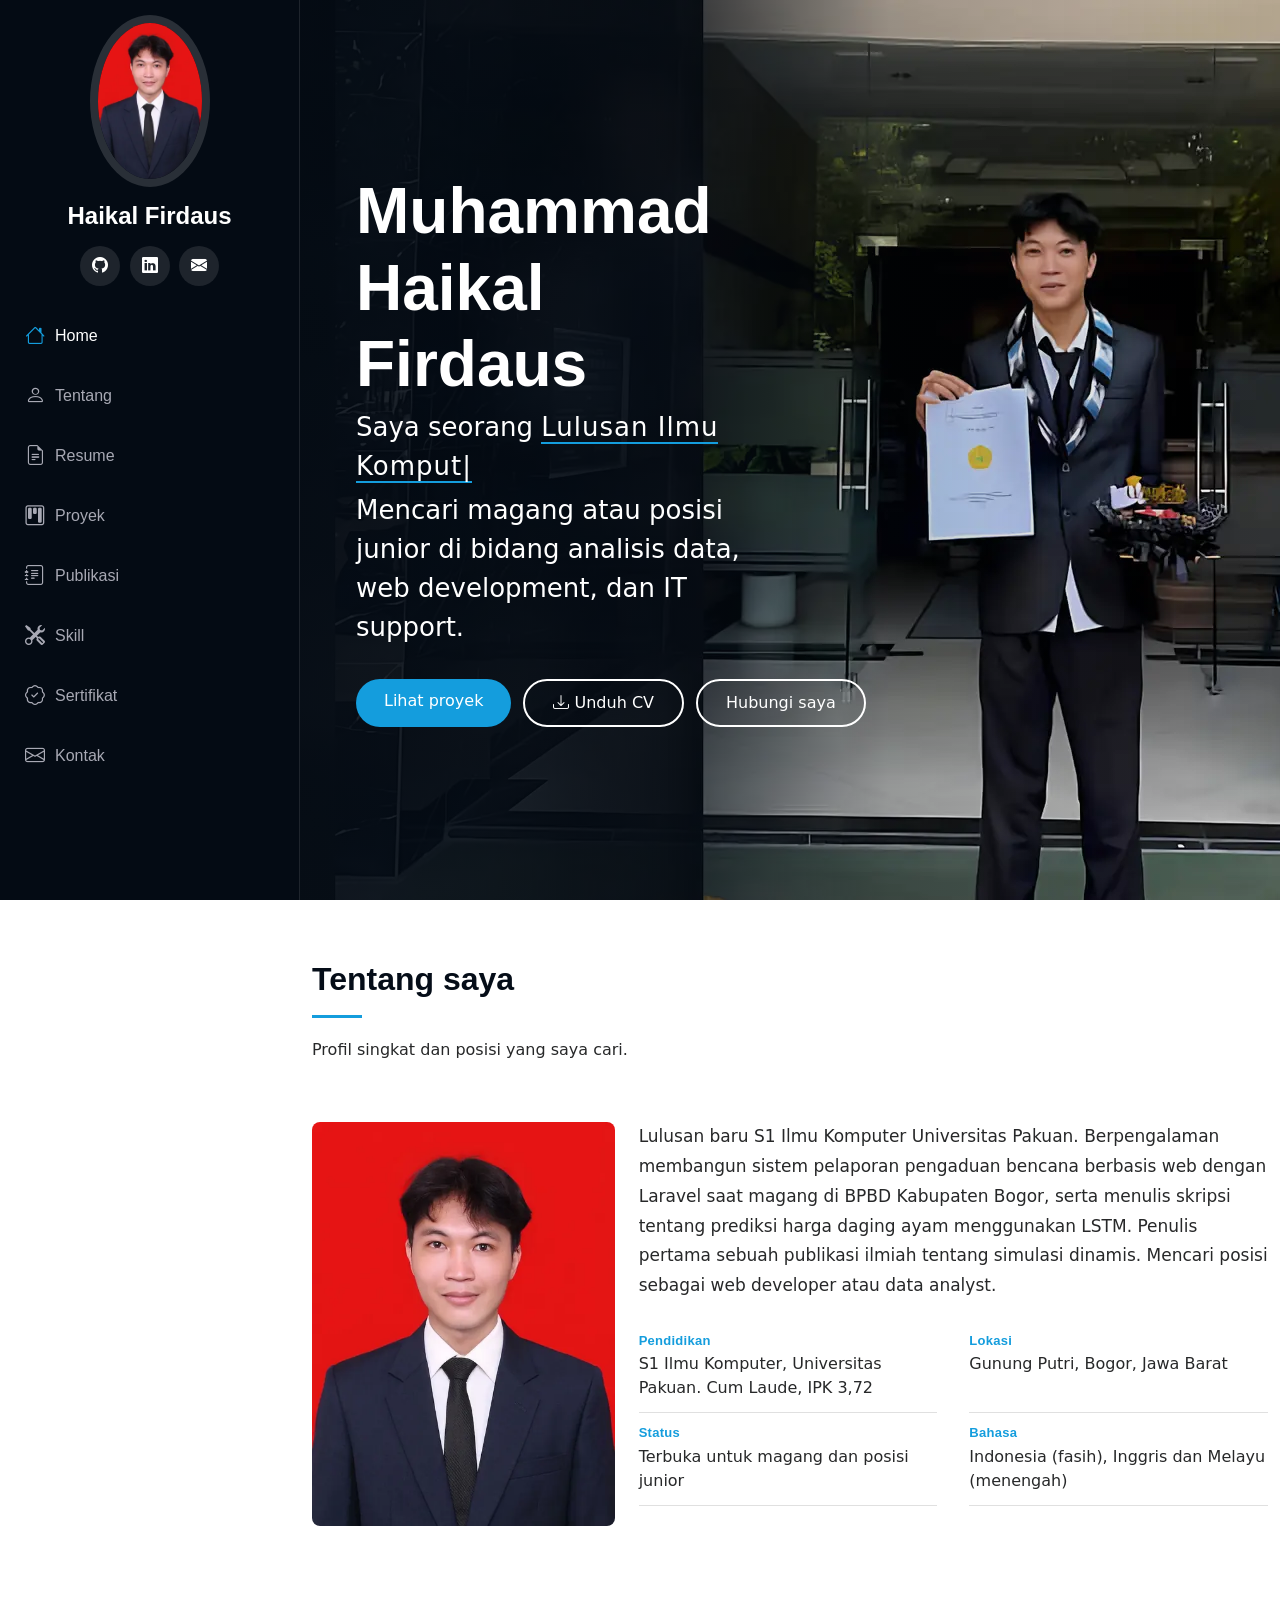
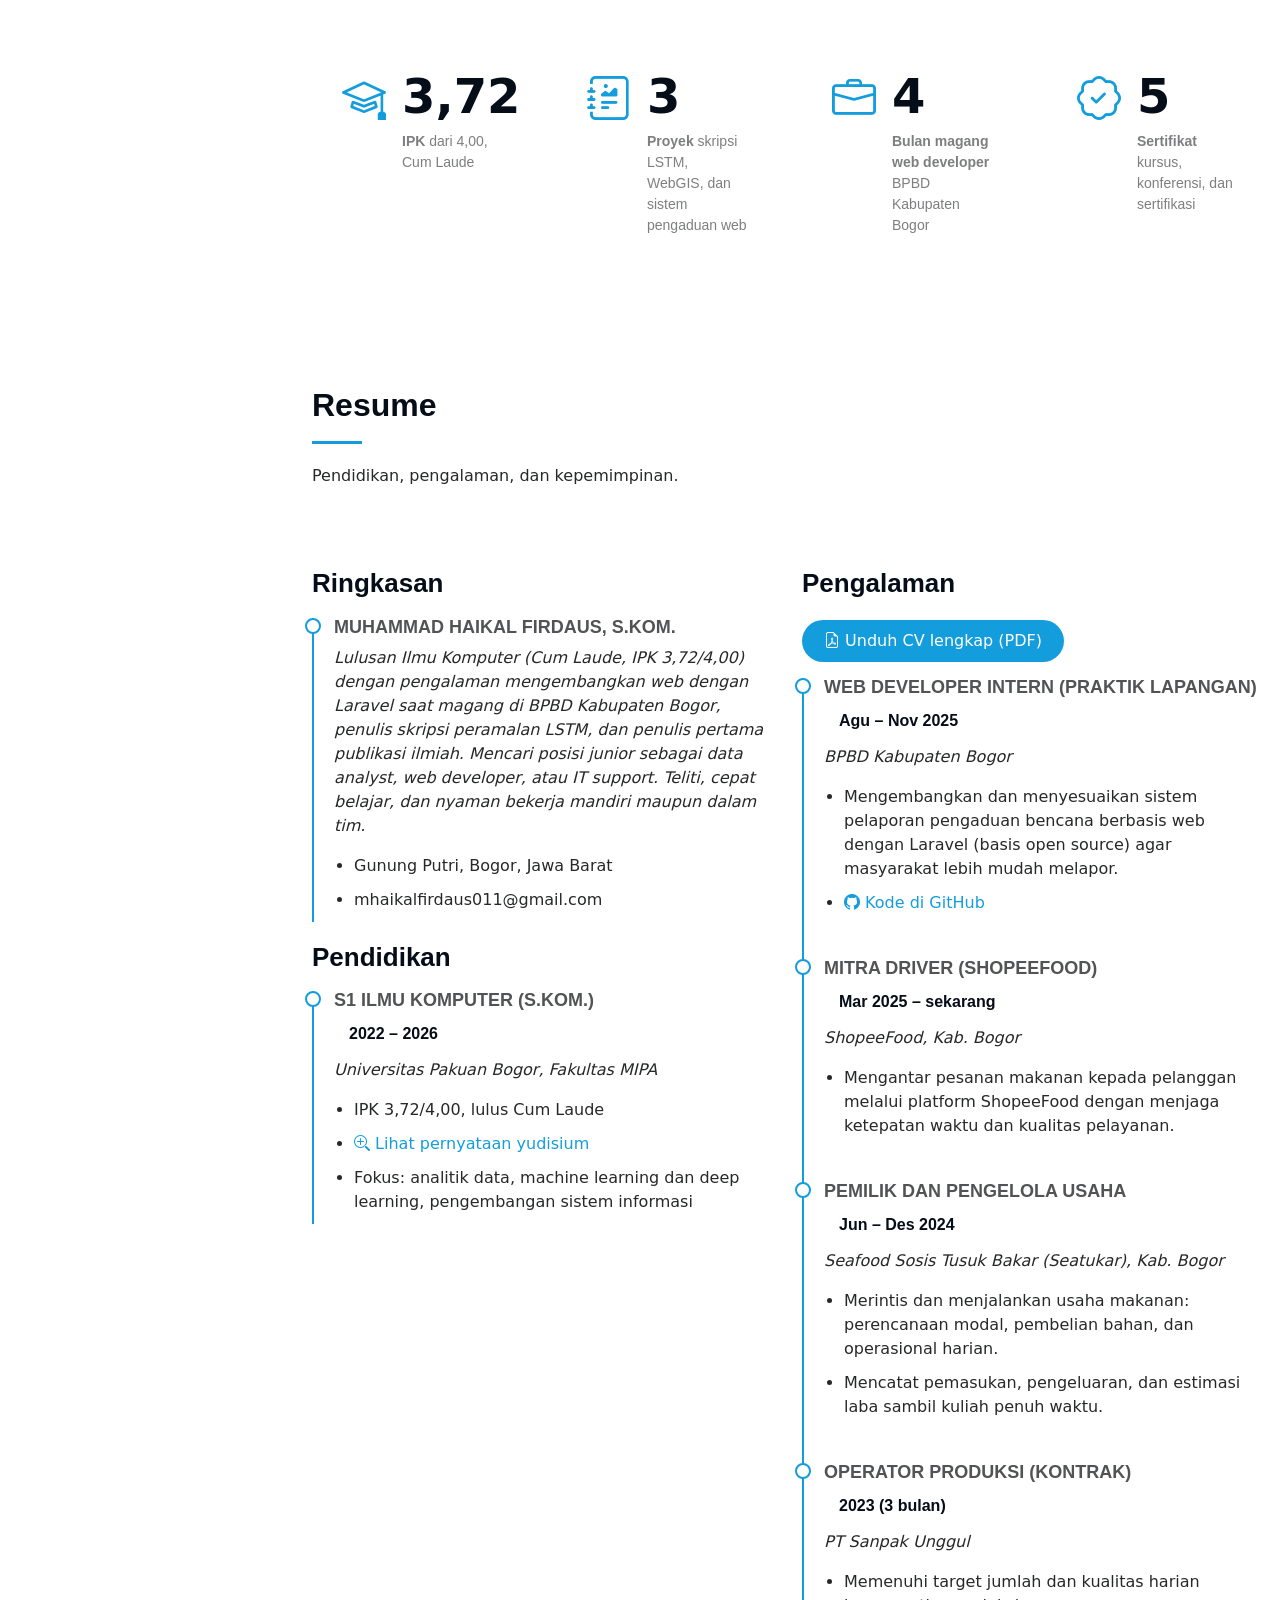
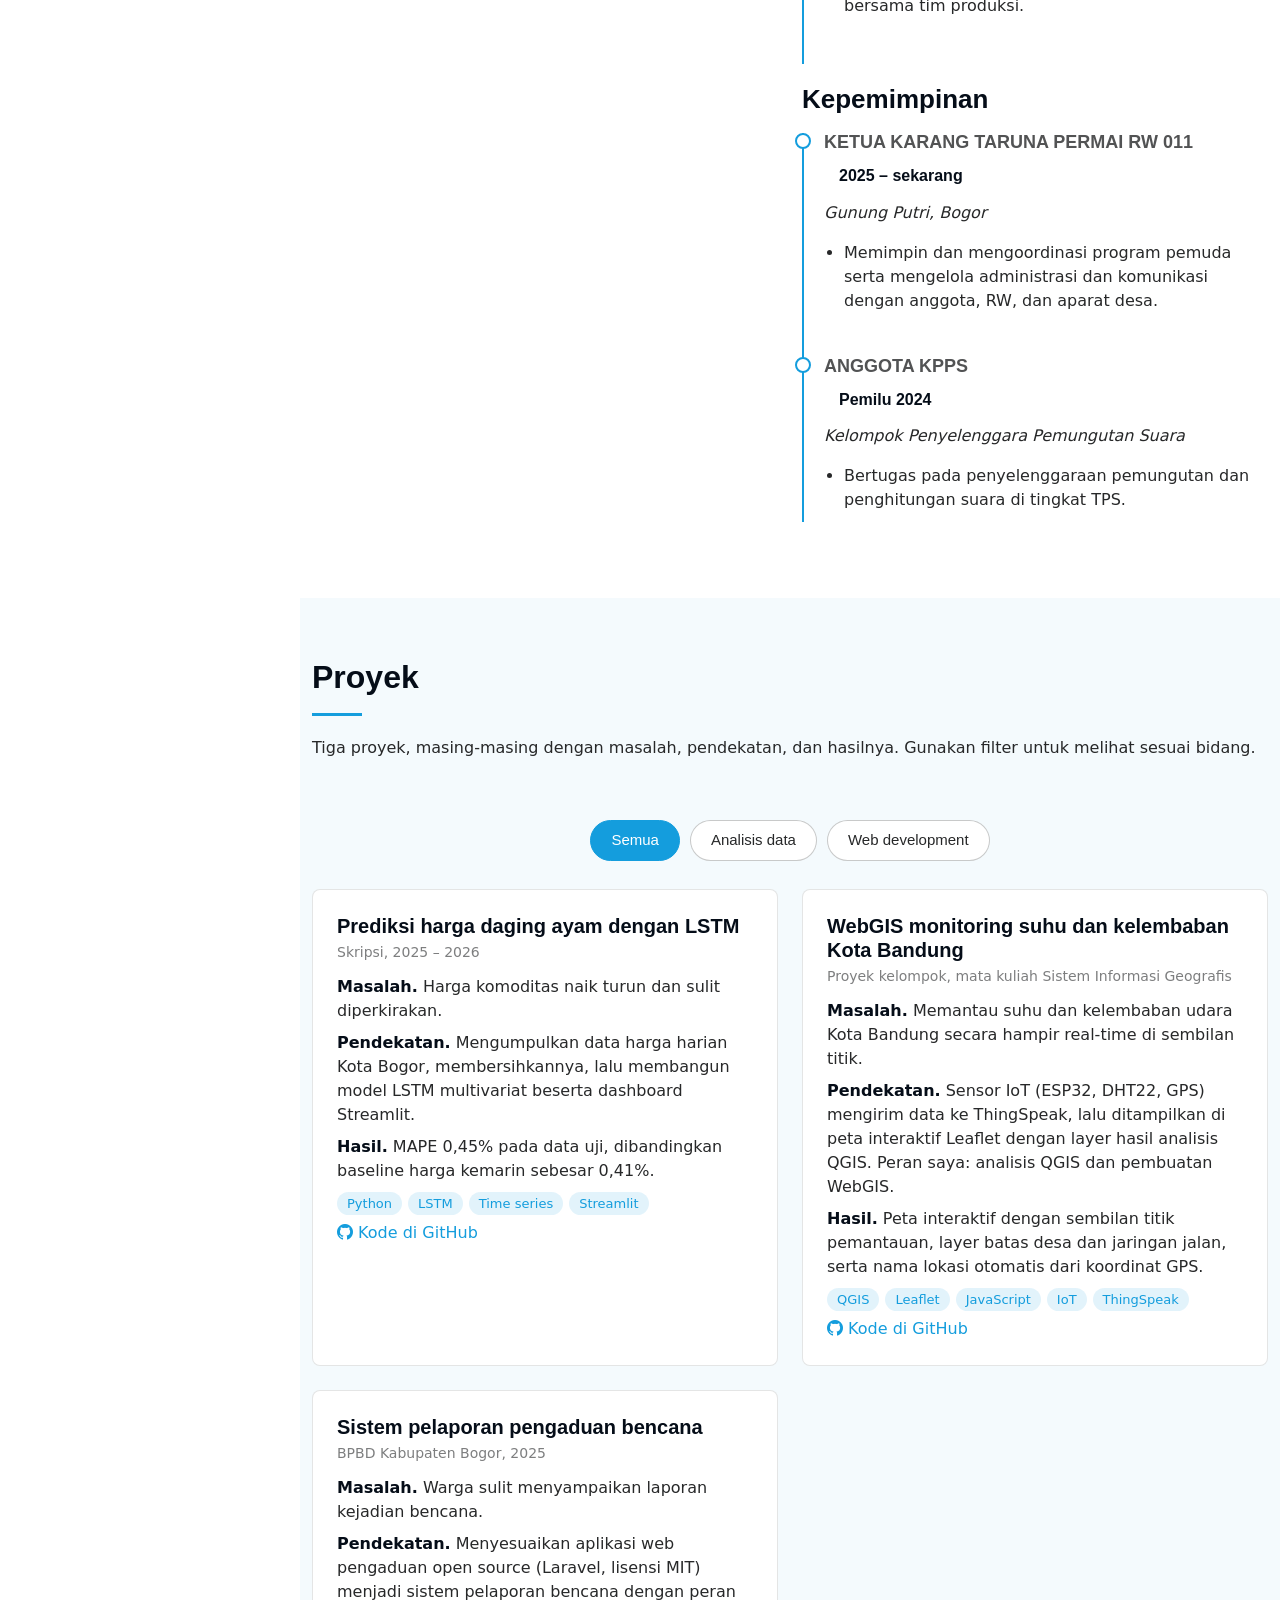
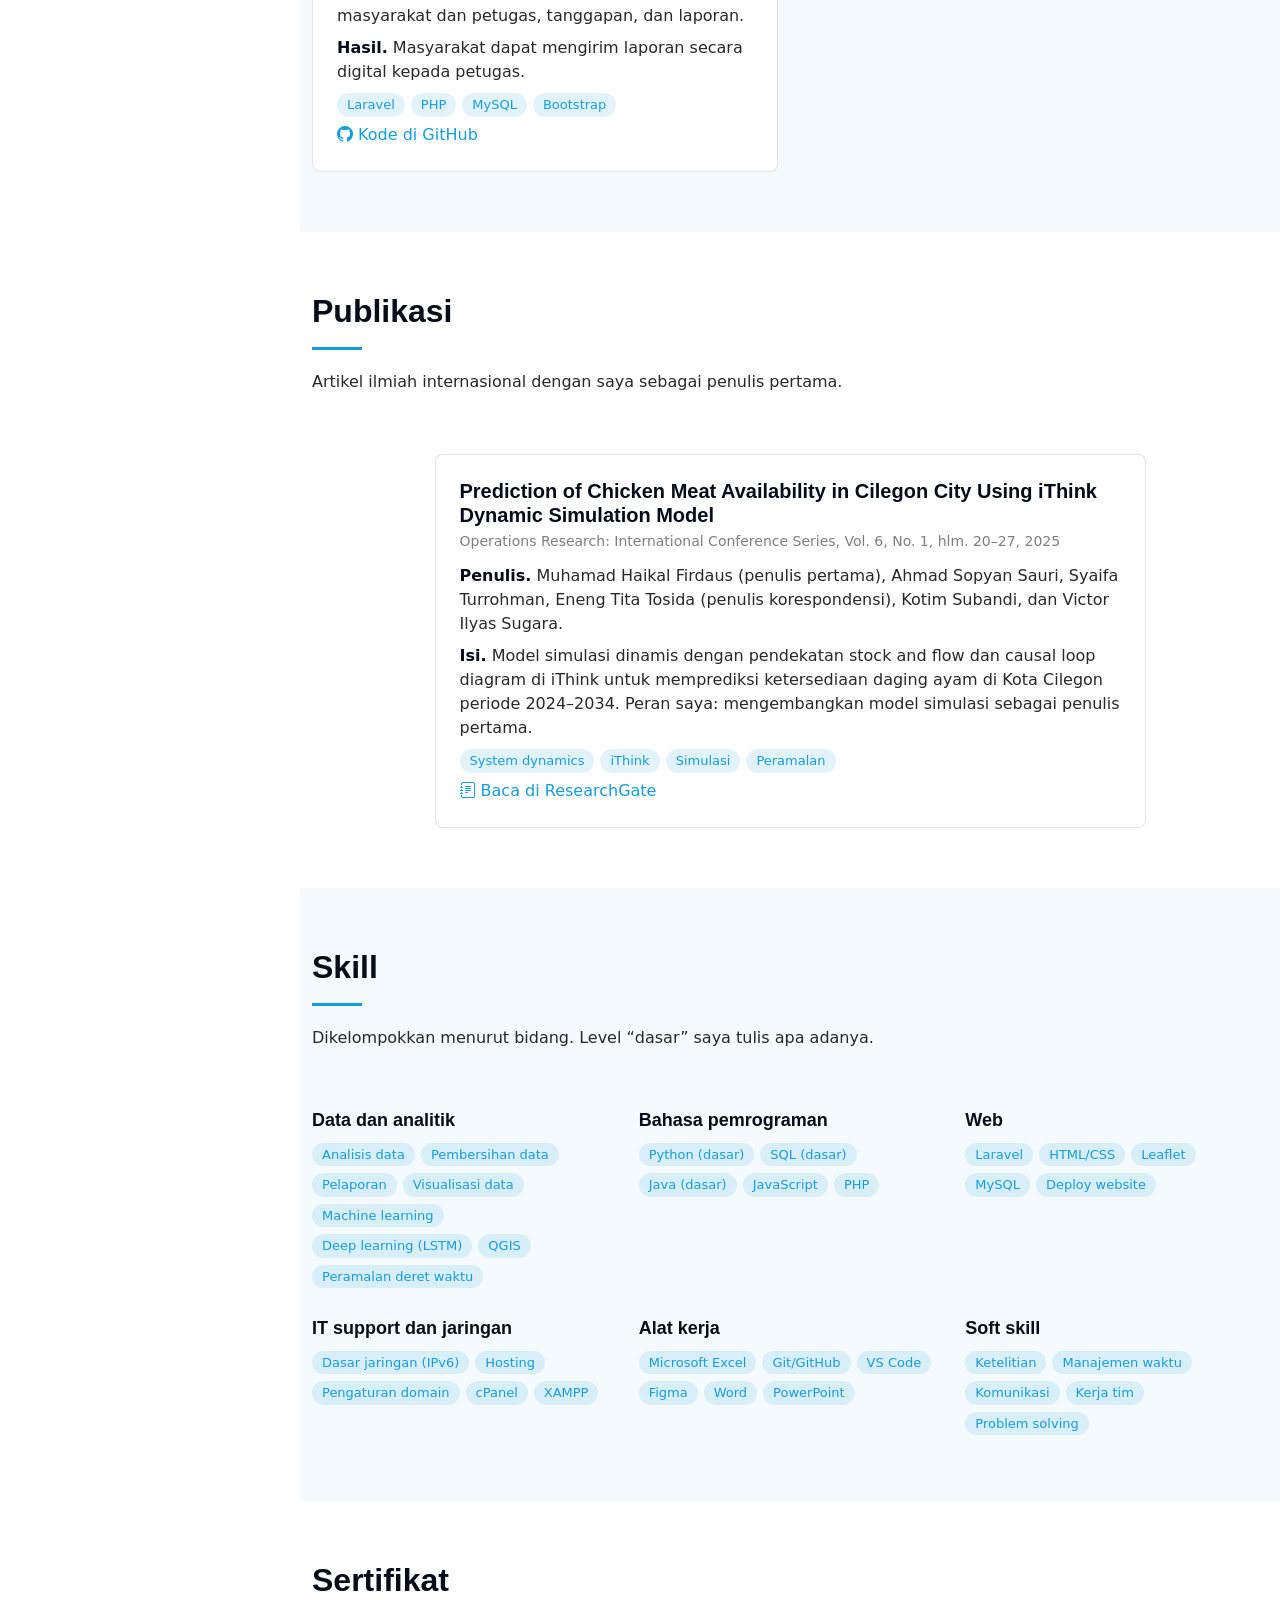
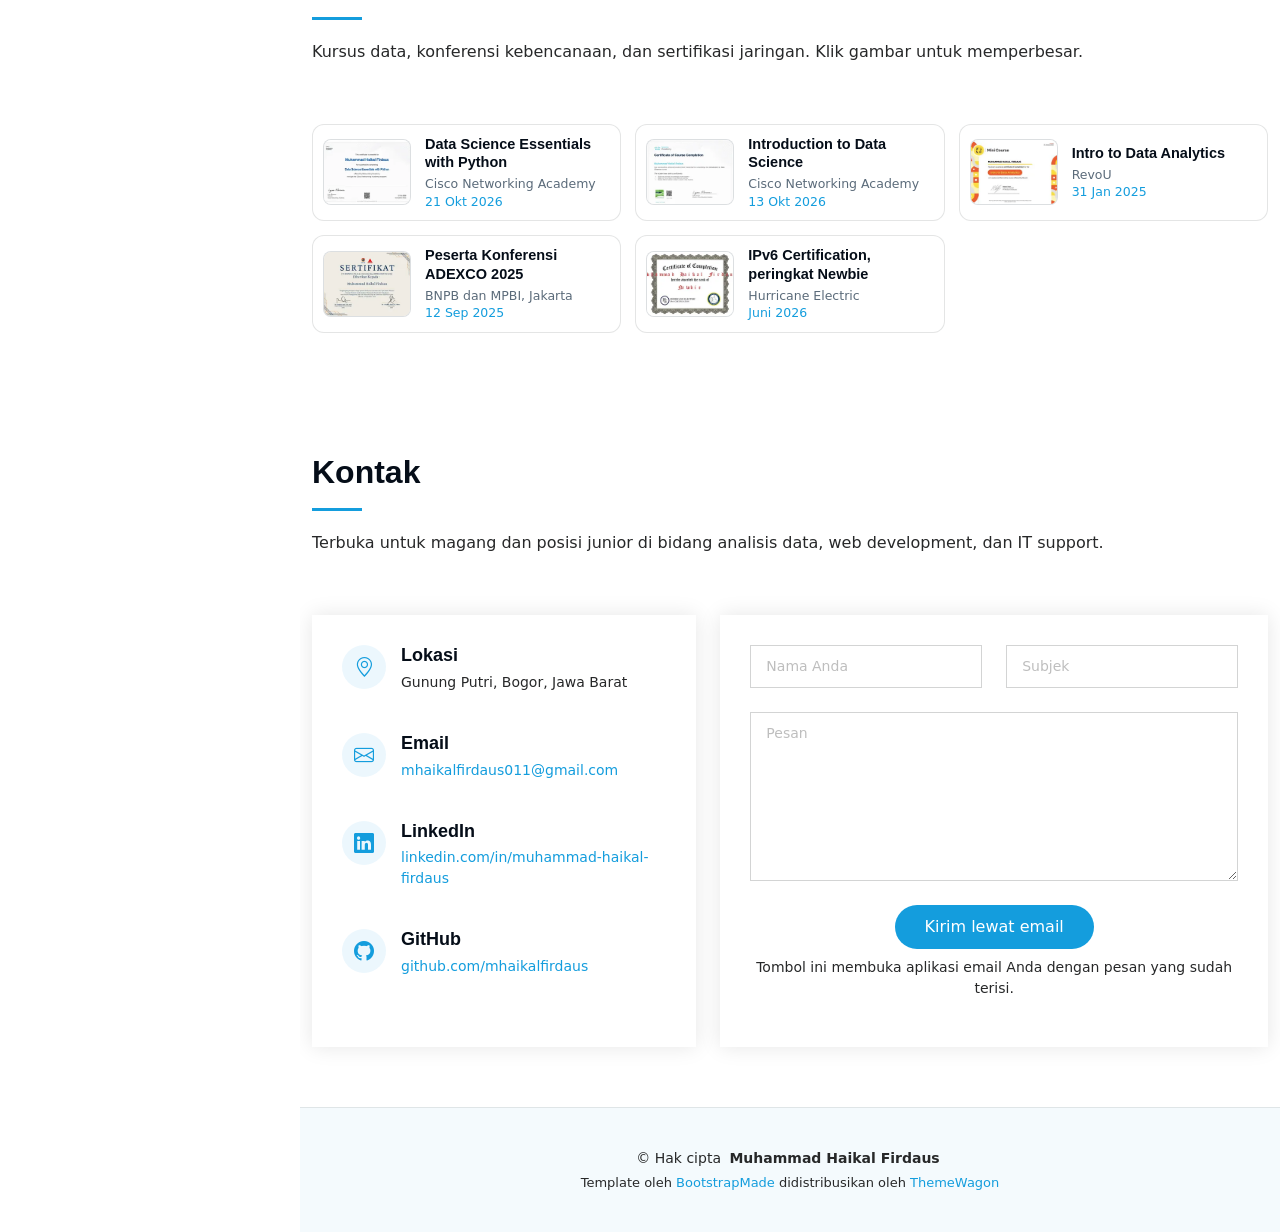
<file: index.html>
<!DOCTYPE html>
<html lang="id">

<head>
  <meta charset="utf-8">
  <meta content="width=device-width, initial-scale=1.0" name="viewport">
<meta http-equiv="Content-Security-Policy" content="default-src 'self'; script-src 'self'; style-src 'self' 'unsafe-inline' https://fonts.googleapis.com; font-src 'self' https://fonts.gstatic.com; img-src 'self' data:; connect-src 'self'; object-src 'none'; base-uri 'self'">
<meta name="referrer" content="strict-origin-when-cross-origin">
  <title>Muhammad Haikal Firdaus | Data Analyst, Web Developer, IT Support</title>
  <meta content="Portofolio Muhammad Haikal Firdaus, lulusan Ilmu Komputer (Cum Laude) yang mencari posisi junior di analisis data, web development, dan IT support." name="description">
  <meta content="data analyst, web developer, IT support, Laravel, LSTM, GIS, ilmu komputer, Bogor" name="keywords">
<meta property="og:type" content="website">
<meta property="og:title" content="Muhammad Haikal Firdaus | Data Analyst, Web Developer, IT Support">
<meta property="og:description" content="Lulusan Ilmu Komputer (Cum Laude): analisis data, web development, dan IT support.">
<meta name="theme-color" content="#040b14">
<link rel="canonical" href="https://mhaikalfirdaus.github.io/">
<meta name="author" content="Muhammad Haikal Firdaus">
<meta name="robots" content="index, follow">
<meta property="og:url" content="https://mhaikalfirdaus.github.io/">
<meta property="og:site_name" content="Portofolio Muhammad Haikal Firdaus">
<meta property="og:locale" content="id_ID">
<meta property="og:image" content="https://mhaikalfirdaus.github.io/assets/img/og-image.jpg">
<meta property="og:image:width" content="1200"><meta property="og:image:height" content="630">
<meta property="og:image:alt" content="Muhammad Haikal Firdaus, Data Analyst, Web Developer, IT Support">
<meta name="twitter:card" content="summary_large_image">
<meta name="twitter:title" content="Muhammad Haikal Firdaus | Data Analyst, Web Developer, IT Support">
<meta name="twitter:image" content="https://mhaikalfirdaus.github.io/assets/img/og-image.jpg">
<link rel="preload" as="image" href="assets/img/hero-1600.webp" imagesrcset="assets/img/hero-800.webp 800w, assets/img/hero-1600.webp 1600w" imagesizes="100vw" fetchpriority="high">
<script type="application/ld+json">{"@context": "https://schema.org", "@type": "Person", "name": "Muhammad Haikal Firdaus", "url": "https://mhaikalfirdaus.github.io/", "image": "https://mhaikalfirdaus.github.io/assets/img/og-image.jpg", "jobTitle": "Junior Data Analyst, Web Developer, IT Support", "email": "mailto:mhaikalfirdaus011@gmail.com", "address": {"@type": "PostalAddress", "addressLocality": "Bogor", "addressRegion": "Jawa Barat", "addressCountry": "ID"}, "alumniOf": {"@type": "CollegeOrUniversity", "name": "Universitas Pakuan"}, "knowsAbout": ["Analisis data", "Web development", "Laravel", "Machine learning", "Sistem Informasi Geografis", "IT support"], "sameAs": ["https://github.com/mhaikalfirdaus", "https://www.linkedin.com/in/muhammad-haikal-firdaus/"]}</script>

  <!-- Favicons -->
  <link href="assets/img/favicon.png" rel="icon">
  <link href="assets/img/apple-touch-icon.png" rel="apple-touch-icon">

  <!-- Fonts -->
  <link href="https://fonts.googleapis.com" rel="preconnect">
  <link href="https://fonts.gstatic.com" rel="preconnect" crossorigin>
  <link href="https://fonts.googleapis.com/css2?family=Poppins:wght@400;500;600&family=Raleway:wght@600;700&family=Roboto:wght@400;500;700&display=swap" rel="stylesheet">

  <!-- Vendor CSS Files -->
  <link href="assets/vendor/bootstrap/css/bootstrap.min.css" rel="stylesheet">
  <link href="assets/vendor/bootstrap-icons/bootstrap-icons.css" rel="stylesheet">
  <link href="assets/vendor/aos/aos.css" rel="stylesheet">
  <link href="assets/vendor/glightbox/css/glightbox.min.css" rel="stylesheet">

  <!-- Main CSS File -->
  <link href="assets/css/main.css?v=20261029b" rel="stylesheet">

  <!-- =======================================================
  * Template Name: iPortfolio
  * Template URL: https://bootstrapmade.com/iportfolio-bootstrap-portfolio-websites-template/
  * Updated: Jun 29 2024 with Bootstrap v5.3.3
  * Author: BootstrapMade.com
  * License: https://bootstrapmade.com/license/
  ======================================================== -->

</head>

<body class="index-page">
<a class="skip-link" href="#main">Lewati ke konten utama</a>
<header id="header" class="header dark-background d-flex flex-column">
<button type="button" class="header-toggle d-xl-none bi bi-list" aria-label="Buka menu navigasi" aria-controls="navmenu" aria-expanded="false"></button>
<div class="profile-img"><img src="assets/img/profile-240.webp" width="240" height="360" alt="Foto profil Muhammad Haikal Firdaus" class="img-fluid rounded-circle" decoding="async"></div>
<a href="index.html" class="logo d-flex align-items-center justify-content-center"><h1 class="sitename">Haikal Firdaus</h1></a>
<div class="social-links text-center">
<a href="https://github.com/mhaikalfirdaus" rel="noopener" aria-label="GitHub"><i class="bi bi-github"></i></a>
<a href="https://www.linkedin.com/in/muhammad-haikal-firdaus/" rel="noopener" aria-label="LinkedIn"><i class="bi bi-linkedin"></i></a>
<a href="mailto:mhaikalfirdaus011@gmail.com" aria-label="Email"><i class="bi bi-envelope-fill"></i></a>
</div>
<nav id="navmenu" class="navmenu" aria-label="Navigasi utama"><ul>
<li><a href="#hero" class="active"><i class="bi bi-house navicon"></i>Home</a></li>
<li><a href="#about"><i class="bi bi-person navicon"></i>Tentang</a></li>
<li><a href="#resume"><i class="bi bi-file-earmark-text navicon"></i>Resume</a></li>
<li><a href="#proyek"><i class="bi bi-kanban navicon"></i>Proyek</a></li>
<li><a href="#publikasi"><i class="bi bi-journal-text navicon"></i>Publikasi</a></li>
<li><a href="#skills"><i class="bi bi-tools navicon"></i>Skill</a></li>
<li><a href="#sertifikat"><i class="bi bi-patch-check navicon"></i>Sertifikat</a></li>
<li><a href="#contact"><i class="bi bi-envelope navicon"></i>Kontak</a></li>
</ul></nav>
</header>
<main class="main" id="main" tabindex="-1">

<section id="hero" class="hero section dark-background">
<img src="assets/img/hero-1600.webp" srcset="assets/img/hero-800.webp 800w, assets/img/hero-1600.webp 1600w" sizes="100vw" width="1600" height="900" alt="" fetchpriority="high" decoding="async">
<div class="container" data-aos="fade-up" data-aos-delay="100">
<h2>Muhammad Haikal Firdaus</h2>
<p>Saya seorang <span class="typed" data-typed-items="Lulusan Ilmu Komputer,Data Analyst Junior,Web Developer Junior,Calon IT Support">Lulusan Ilmu Komputer</span><span class="typed-cursor typed-cursor--blink" aria-hidden="true"></span></p>
<p>Mencari magang atau posisi junior di bidang analisis data, web development, dan IT support.</p>
<div class="hero-cta"><a class="contact-cta" href="#proyek">Lihat proyek</a><a class="hero-ghost" href="assets/CV_Muhammad_Haikal_Firdaus.pdf" download><i class="bi bi-download"></i> Unduh CV</a><a class="hero-ghost" href="#contact">Hubungi saya</a></div>
</div>
</section>

<section id="about" class="about section">
<div class="container section-title" data-aos="fade-up"><h2>Tentang saya</h2><p>Profil singkat dan posisi yang saya cari.</p></div>
<div class="container" data-aos="fade-up" data-aos-delay="100">
<div class="row gy-4 justify-content-center">
<div class="col-lg-4"><img src="assets/img/profile-480.webp" width="480" height="721" class="img-fluid" alt="Foto profil Muhammad Haikal Firdaus" loading="lazy" decoding="async"></div>
<div class="col-lg-8 content">
<p class="about-bio">Lulusan baru S1 Ilmu Komputer Universitas Pakuan. Berpengalaman membangun sistem pelaporan pengaduan bencana berbasis web dengan Laravel saat magang di BPBD Kabupaten Bogor, serta menulis skripsi tentang prediksi harga daging ayam menggunakan LSTM. Penulis pertama sebuah publikasi ilmiah tentang simulasi dinamis. Mencari posisi sebagai web developer atau data analyst.</p>
<dl class="facts-grid">
<div><dt>Pendidikan</dt><dd>S1 Ilmu Komputer, Universitas Pakuan. Cum Laude, IPK 3,72</dd></div>
<div><dt>Lokasi</dt><dd>Gunung Putri, Bogor, Jawa Barat</dd></div>
<div><dt>Status</dt><dd>Terbuka untuk magang dan posisi junior</dd></div>
<div><dt>Bahasa</dt><dd>Indonesia (fasih), Inggris dan Melayu (menengah)</dd></div>
</dl>
</div></div></div>
</section>

<section id="stats" class="stats section">
<div class="container" data-aos="fade-up" data-aos-delay="100"><div class="row gy-4">
<div class="col-lg-3 col-md-6"><div class="stats-item"><i class="bi bi-mortarboard"></i><span class="stat-static">3,72</span><p><strong>IPK</strong> <span>dari 4,00, Cum Laude</span></p></div></div><div class="col-lg-3 col-md-6"><div class="stats-item"><i class="bi bi-journal-richtext"></i><span data-purecounter-start="0" data-purecounter-end="3" data-purecounter-duration="1" class="purecounter"></span><p><strong>Proyek</strong> <span>skripsi LSTM, WebGIS, dan sistem pengaduan web</span></p></div></div><div class="col-lg-3 col-md-6"><div class="stats-item"><i class="bi bi-briefcase"></i><span data-purecounter-start="0" data-purecounter-end="4" data-purecounter-duration="1" class="purecounter"></span><p><strong>Bulan magang web developer</strong> <span>BPBD Kabupaten Bogor</span></p></div></div><div class="col-lg-3 col-md-6"><div class="stats-item"><i class="bi bi-patch-check"></i><span data-purecounter-start="0" data-purecounter-end="5" data-purecounter-duration="1" class="purecounter"></span><p><strong>Sertifikat</strong> <span>kursus, konferensi, dan sertifikasi</span></p></div></div>
</div></div>
</section>

<section id="resume" class="resume section">
<div class="container section-title" data-aos="fade-up"><h2>Resume</h2><p>Pendidikan, pengalaman, dan kepemimpinan.</p></div>
<div class="container"><div class="row">
<div class="col-lg-6" data-aos="fade-up" data-aos-delay="100">
<h3 class="resume-title">Ringkasan</h3>
<div class="resume-item pb-0"><h4>Muhammad Haikal Firdaus, S.Kom.</h4>
<p><em>Lulusan Ilmu Komputer (Cum Laude, IPK 3,72/4,00) dengan pengalaman mengembangkan web dengan Laravel saat magang di BPBD Kabupaten Bogor, penulis skripsi peramalan LSTM, dan penulis pertama publikasi ilmiah. Mencari posisi junior sebagai data analyst, web developer, atau IT support. Teliti, cepat belajar, dan nyaman bekerja mandiri maupun dalam tim.</em></p>
<ul><li>Gunung Putri, Bogor, Jawa Barat</li><li>mhaikalfirdaus011@gmail.com</li></ul></div>
<h3 class="resume-title">Pendidikan</h3>
<div class="resume-item"><h4>S1 Ilmu Komputer (S.Kom.)</h4><h5>2022 – 2026</h5><p><em>Universitas Pakuan Bogor, Fakultas MIPA</em></p><ul><li>IPK 3,72/4,00, lulus Cum Laude</li><li><a href="assets/img/pernyataan-yudisium-1200.webp" class="glightbox" data-gallery="yudisium" title="Pernyataan yudisium, Universitas Pakuan"><i class="bi bi-zoom-in"></i> Lihat pernyataan yudisium</a></li><li>Fokus: analitik data, machine learning dan deep learning, pengembangan sistem informasi</li></ul></div>
</div>
<div class="col-lg-6" data-aos="fade-up" data-aos-delay="200">
<h3 class="resume-title">Pengalaman</h3><p class="cv-dl"><a class="cv-btn" href="assets/CV_Muhammad_Haikal_Firdaus.pdf" download><i class="bi bi-file-earmark-pdf"></i> Unduh CV lengkap (PDF)</a></p>
<div class="resume-item"><h4>Web Developer Intern (Praktik Lapangan)</h4><h5>Agu – Nov 2025</h5><p><em>BPBD Kabupaten Bogor</em></p><ul><li>Mengembangkan dan menyesuaikan sistem pelaporan pengaduan bencana berbasis web dengan Laravel (basis open source) agar masyarakat lebih mudah melapor.</li><li><a href="https://github.com/mhaikalfirdaus/pengaduan-bpbd" rel="noopener"><i class="bi bi-github"></i> Kode di GitHub</a></li></ul></div><div class="resume-item"><h4>Mitra Driver (ShopeeFood)</h4><h5>Mar 2025 – sekarang</h5><p><em>ShopeeFood, Kab. Bogor</em></p><ul><li>Mengantar pesanan makanan kepada pelanggan melalui platform ShopeeFood dengan menjaga ketepatan waktu dan kualitas pelayanan.</li></ul></div>
<div class="resume-item"><h4>Pemilik dan Pengelola Usaha</h4><h5>Jun – Des 2024</h5><p><em>Seafood Sosis Tusuk Bakar (Seatukar), Kab. Bogor</em></p><ul><li>Merintis dan menjalankan usaha makanan: perencanaan modal, pembelian bahan, dan operasional harian.</li><li>Mencatat pemasukan, pengeluaran, dan estimasi laba sambil kuliah penuh waktu.</li></ul></div><div class="resume-item"><h4>Operator Produksi (Kontrak)</h4><h5>2023 (3 bulan)</h5><p><em>PT Sanpak Unggul</em></p><ul><li>Memenuhi target jumlah dan kualitas harian bersama tim produksi.</li></ul></div>
<h3 class="resume-title">Kepemimpinan</h3>
<div class="resume-item"><h4>Ketua Karang Taruna Permai RW 011</h4><h5>2025 – sekarang</h5><p><em>Gunung Putri, Bogor</em></p><ul><li>Memimpin dan mengoordinasi program pemuda serta mengelola administrasi dan komunikasi dengan anggota, RW, dan aparat desa.</li></ul></div><div class="resume-item"><h4>Anggota KPPS</h4><h5>Pemilu 2024</h5><p><em>Kelompok Penyelenggara Pemungutan Suara</em></p><ul><li>Bertugas pada penyelenggaraan pemungutan dan penghitungan suara di tingkat TPS.</li></ul></div>
</div></div></div>
</section>

<section id="proyek" class="portfolio section light-background">
<div class="container section-title" data-aos="fade-up"><h2>Proyek</h2><p>Tiga proyek, masing-masing dengan masalah, pendekatan, dan hasilnya. Gunakan filter untuk melihat sesuai bidang.</p></div>
<div class="container"><div class="filters" role="group" aria-label="Filter proyek"><button type="button" class="chip on" data-f="all">Semua</button><button type="button" class="chip" data-f="data">Analisis data</button><button type="button" class="chip" data-f="web">Web development</button></div><div class="row gy-4">
<div class="col-lg-6" data-cat="data" data-aos="fade-up" data-aos-delay="100"><div class="proj-card"><h4>Prediksi harga daging ayam dengan LSTM</h4><div class="period">Skripsi, 2025 – 2026</div><p class="cs"><strong>Masalah.</strong> Harga komoditas naik turun dan sulit diperkirakan.</p><p class="cs"><strong>Pendekatan.</strong> Mengumpulkan data harga harian Kota Bogor, membersihkannya, lalu membangun model LSTM multivariat beserta dashboard Streamlit.</p><p class="cs"><strong>Hasil.</strong> MAPE 0,45% pada data uji, dibandingkan baseline harga kemarin sebesar 0,41%.</p><div><span class="tag">Python</span><span class="tag">LSTM</span><span class="tag">Time series</span><span class="tag">Streamlit</span></div><a href="https://github.com/mhaikalfirdaus/skripsi-lstm-harga-ayam" rel="noopener"><i class="bi bi-github"></i> Kode di GitHub</a></div></div><div class="col-lg-6" data-cat="data web" data-aos="fade-up" data-aos-delay="200"><div class="proj-card"><h4>WebGIS monitoring suhu dan kelembaban Kota Bandung</h4><div class="period">Proyek kelompok, mata kuliah Sistem Informasi Geografis</div><p class="cs"><strong>Masalah.</strong> Memantau suhu dan kelembaban udara Kota Bandung secara hampir real-time di sembilan titik.</p><p class="cs"><strong>Pendekatan.</strong> Sensor IoT (ESP32, DHT22, GPS) mengirim data ke ThingSpeak, lalu ditampilkan di peta interaktif Leaflet dengan layer hasil analisis QGIS. Peran saya: analisis QGIS dan pembuatan WebGIS.</p><p class="cs"><strong>Hasil.</strong> Peta interaktif dengan sembilan titik pemantauan, layer batas desa dan jaringan jalan, serta nama lokasi otomatis dari koordinat GPS.</p><div><span class="tag">QGIS</span><span class="tag">Leaflet</span><span class="tag">JavaScript</span><span class="tag">IoT</span><span class="tag">ThingSpeak</span></div><a href="https://github.com/mhaikalfirdaus/webgis-monitoring-suhu-bandung" rel="noopener"><i class="bi bi-github"></i> Kode di GitHub</a></div></div><div class="col-lg-6" data-cat="web" data-aos="fade-up" data-aos-delay="100"><div class="proj-card"><h4>Sistem pelaporan pengaduan bencana</h4><div class="period">BPBD Kabupaten Bogor, 2025</div><p class="cs"><strong>Masalah.</strong> Warga sulit menyampaikan laporan kejadian bencana.</p><p class="cs"><strong>Pendekatan.</strong> Menyesuaikan aplikasi web pengaduan open source (Laravel, lisensi MIT) menjadi sistem pelaporan bencana dengan peran masyarakat dan petugas, tanggapan, dan laporan.</p><p class="cs"><strong>Hasil.</strong> Masyarakat dapat mengirim laporan secara digital kepada petugas.</p><div><span class="tag">Laravel</span><span class="tag">PHP</span><span class="tag">MySQL</span><span class="tag">Bootstrap</span></div><a href="https://github.com/mhaikalfirdaus/pengaduan-bpbd" rel="noopener"><i class="bi bi-github"></i> Kode di GitHub</a></div></div>
</div></div>
</section>

<section id="publikasi" class="section">
<div class="container section-title" data-aos="fade-up"><h2>Publikasi</h2><p>Artikel ilmiah internasional dengan saya sebagai penulis pertama.</p></div>
<div class="container"><div class="row justify-content-center"><div class="col-lg-9" data-aos="fade-up" data-aos-delay="100"><div class="proj-card">
<h4>Prediction of Chicken Meat Availability in Cilegon City Using iThink Dynamic Simulation Model</h4>
<div class="period">Operations Research: International Conference Series, Vol. 6, No. 1, hlm. 20–27, 2025</div>
<p class="cs"><strong>Penulis.</strong> Muhamad Haikal Firdaus (penulis pertama), Ahmad Sopyan Sauri, Syaifa Turrohman, Eneng Tita Tosida (penulis korespondensi), Kotim Subandi, dan Victor Ilyas Sugara.</p>
<p class="cs"><strong>Isi.</strong> Model simulasi dinamis dengan pendekatan stock and flow dan causal loop diagram di iThink untuk memprediksi ketersediaan daging ayam di Kota Cilegon periode 2024–2034. Peran saya: mengembangkan model simulasi sebagai penulis pertama.</p>
<div><span class="tag">System dynamics</span><span class="tag">iThink</span><span class="tag">Simulasi</span><span class="tag">Peramalan</span></div>
<a href="https://www.researchgate.net/publication/391127582_Prediction_of_Chicken_Meat_Availability_in_Cilegon_City_Using_iThink_Dynamic_Simulation_Model" rel="noopener"><i class="bi bi-journal-text"></i> Baca di ResearchGate</a>
</div></div></div></div>
</section>

<section id="skills" class="skills section light-background">
<div class="container section-title" data-aos="fade-up"><h2>Skill</h2><p>Dikelompokkan menurut bidang. Level “dasar” saya tulis apa adanya.</p></div>
<div class="container" data-aos="fade-up" data-aos-delay="100"><div class="row gy-4">
<div class="col-lg-4 col-md-6 skill-group"><h4>Data dan analitik</h4><div><span class="tag">Analisis data</span><span class="tag">Pembersihan data</span><span class="tag">Pelaporan</span><span class="tag">Visualisasi data</span><span class="tag">Machine learning</span><span class="tag">Deep learning (LSTM)</span><span class="tag">QGIS</span><span class="tag">Peramalan deret waktu</span></div></div>
<div class="col-lg-4 col-md-6 skill-group"><h4>Bahasa pemrograman</h4><div><span class="tag">Python (dasar)</span><span class="tag">SQL (dasar)</span><span class="tag">Java (dasar)</span><span class="tag">JavaScript</span><span class="tag">PHP</span></div></div>
<div class="col-lg-4 col-md-6 skill-group"><h4>Web</h4><div><span class="tag">Laravel</span><span class="tag">HTML/CSS</span><span class="tag">Leaflet</span><span class="tag">MySQL</span><span class="tag">Deploy website</span></div></div>
<div class="col-lg-4 col-md-6 skill-group"><h4>IT support dan jaringan</h4><div><span class="tag">Dasar jaringan (IPv6)</span><span class="tag">Hosting</span><span class="tag">Pengaturan domain</span><span class="tag">cPanel</span><span class="tag">XAMPP</span></div></div>
<div class="col-lg-4 col-md-6 skill-group"><h4>Alat kerja</h4><div><span class="tag">Microsoft Excel</span><span class="tag">Git/GitHub</span><span class="tag">VS Code</span><span class="tag">Figma</span><span class="tag">Word</span><span class="tag">PowerPoint</span></div></div>
<div class="col-lg-4 col-md-6 skill-group"><h4>Soft skill</h4><div><span class="tag">Ketelitian</span><span class="tag">Manajemen waktu</span><span class="tag">Komunikasi</span><span class="tag">Kerja tim</span><span class="tag">Problem solving</span></div></div>
</div></div>
</section>

<section id="sertifikat" class="section">
<div class="container section-title" data-aos="fade-up"><h2>Sertifikat</h2><p>Kursus data, konferensi kebencanaan, dan sertifikasi jaringan. Klik gambar untuk memperbesar.</p></div>
<div class="container"><div class="cert-grid">
<article class="cert-item" data-aos="fade-up" data-aos-delay="0"><a href="assets/img/sertifikat-data-science-python-1200.webp" class="glightbox cert-thumb" title="Data Science Essentials with Python" data-gallery="sertifikat" aria-label="Perbesar sertifikat Data Science Essentials with Python"><img src="assets/img/sertifikat-data-science-python-240.webp" width="240" height="163" decoding="async" loading="lazy" alt="Sertifikat Data Science Essentials with Python atas nama Muhammad Haikal Firdaus"></a><div class="cert-text"><h3>Data Science Essentials with Python</h3><p class="cert-meta">Cisco Networking Academy</p><p class="cert-date">21 Okt 2026</p></div></article>
<article class="cert-item" data-aos="fade-up" data-aos-delay="60"><a href="assets/img/sertifikat-intro-data-science-1200.webp" class="glightbox cert-thumb" title="Introduction to Data Science" data-gallery="sertifikat" aria-label="Perbesar sertifikat Introduction to Data Science"><img src="assets/img/sertifikat-intro-data-science-240.webp" width="240" height="186" decoding="async" loading="lazy" alt="Sertifikat Introduction to Data Science atas nama Muhammad Haikal Firdaus"></a><div class="cert-text"><h3>Introduction to Data Science</h3><p class="cert-meta">Cisco Networking Academy</p><p class="cert-date">13 Okt 2026</p></div></article>
<article class="cert-item" data-aos="fade-up" data-aos-delay="120"><a href="assets/img/sertifikat-revou-intro-data-analytics-1200.webp" class="glightbox cert-thumb" title="Intro to Data Analytics" data-gallery="sertifikat" aria-label="Perbesar sertifikat Intro to Data Analytics"><img src="assets/img/sertifikat-revou-intro-data-analytics-240.webp" width="240" height="170" decoding="async" loading="lazy" alt="Sertifikat Intro to Data Analytics RevoU atas nama Muhammad Haikal Firdaus"></a><div class="cert-text"><h3>Intro to Data Analytics</h3><p class="cert-meta">RevoU</p><p class="cert-date">31 Jan 2025</p></div></article>
<article class="cert-item" data-aos="fade-up" data-aos-delay="180"><a href="assets/img/sertifikat-adexco-2025-1200.webp" class="glightbox cert-thumb" title="Peserta Konferensi ADEXCO 2025" data-gallery="sertifikat" aria-label="Perbesar sertifikat Peserta Konferensi ADEXCO 2025"><img src="assets/img/sertifikat-adexco-2025-240.webp" width="240" height="170" decoding="async" loading="lazy" alt="Sertifikat peserta konferensi ADEXCO 2025 atas nama Muhammad Haikal Firdaus"></a><div class="cert-text"><h3>Peserta Konferensi ADEXCO 2025</h3><p class="cert-meta">BNPB dan MPBI, Jakarta</p><p class="cert-date">12 Sep 2025</p></div></article>
<article class="cert-item" data-aos="fade-up" data-aos-delay="240"><a href="assets/img/sertifikat-ipv6-hurricane-electric-1200.webp" class="glightbox cert-thumb" title="IPv6 Certification, peringkat Newbie" data-gallery="sertifikat" aria-label="Perbesar sertifikat IPv6 Certification, peringkat Newbie"><img src="assets/img/sertifikat-ipv6-hurricane-electric-240.webp" width="240" height="170" decoding="async" loading="lazy" alt="Sertifikat IPv6 Hurricane Electric peringkat Newbie atas nama Muhammad Haikal Firdaus"></a><div class="cert-text"><h3>IPv6 Certification, peringkat Newbie</h3><p class="cert-meta">Hurricane Electric</p><p class="cert-date">Juni 2026</p></div></article>
</div></div>
</section>

<section id="contact" class="contact section">
<div class="container section-title" data-aos="fade-up"><h2>Kontak</h2><p>Terbuka untuk magang dan posisi junior di bidang analisis data, web development, dan IT support.</p></div>
<div class="container" data-aos="fade-up" data-aos-delay="100"><div class="row gy-4">
<div class="col-lg-5"><div class="info-wrap">
<div class="info-item d-flex"><i class="bi bi-geo-alt flex-shrink-0"></i><div><h3>Lokasi</h3><p>Gunung Putri, Bogor, Jawa Barat</p></div></div>
<div class="info-item d-flex"><i class="bi bi-envelope flex-shrink-0"></i><div><h3>Email</h3><p><a href="mailto:mhaikalfirdaus011@gmail.com">mhaikalfirdaus011@gmail.com</a></p></div></div>
<div class="info-item d-flex"><i class="bi bi-linkedin flex-shrink-0"></i><div><h3>LinkedIn</h3><p><a href="https://www.linkedin.com/in/muhammad-haikal-firdaus/" rel="noopener">linkedin.com/in/muhammad-haikal-firdaus</a></p></div></div>
<div class="info-item d-flex"><i class="bi bi-github flex-shrink-0"></i><div><h3>GitHub</h3><p><a href="https://github.com/mhaikalfirdaus" rel="noopener">github.com/mhaikalfirdaus</a></p></div></div>
</div></div>
<div class="col-lg-7"><form id="msgform" class="php-email-form"><div class="row gy-4">
<div class="col-md-6"><input type="text" id="fn" class="form-control" placeholder="Nama Anda" aria-label="Nama Anda" required></div>
<div class="col-md-6"><input type="text" id="fs" class="form-control" placeholder="Subjek" aria-label="Subjek" required></div>
<div class="col-12"><textarea id="fm" class="form-control" rows="7" placeholder="Pesan" aria-label="Pesan" required></textarea></div>
<div class="col-12 text-center"><button type="submit">Kirim lewat email</button><p class="small mt-2 mb-0">Tombol ini membuka aplikasi email Anda dengan pesan yang sudah terisi.</p></div>
</div></form></div>
</div></div>
</section>
</main>

<footer id="footer" class="footer position-relative light-background"><div class="container">
<div class="copyright text-center"><p>© <span>Hak cipta</span> <strong class="px-1 sitename">Muhammad Haikal Firdaus</strong></p></div>
<div class="credits">Template oleh <a href="https://bootstrapmade.com/" rel="noopener">BootstrapMade</a> didistribusikan oleh <a href="https://themewagon.com" rel="noopener">ThemeWagon</a></div>
</div></footer>
<a href="#hero" id="scroll-top" class="scroll-top d-flex align-items-center justify-content-center" aria-label="Kembali ke atas"><i class="bi bi-arrow-up-short"></i></a>

<script src="assets/vendor/bootstrap/js/bootstrap.bundle.min.js" defer></script>
<script src="assets/vendor/aos/aos.js" defer></script>
<script src="assets/vendor/typed.js/typed.umd.js" defer></script>
<script src="assets/vendor/purecounter/purecounter_vanilla.js" defer></script>
<script src="assets/vendor/glightbox/js/glightbox.min.js" defer></script>
<script src="assets/js/main.js" defer></script>


</body>
</html>
</file>
<file: assets/css/main.css>
:root{--default-font: "Roboto",system-ui,-apple-system,"Segoe UI",Roboto,"Helvetica Neue",Arial,"Noto Sans","Liberation Sans",sans-serif,"Apple Color Emoji","Segoe UI Emoji","Segoe UI Symbol","Noto Color Emoji";--heading-font: "Raleway",sans-serif;--nav-font: "Poppins",sans-serif}:root{--background-color: #ffffff;--default-color: #272829;--heading-color: #050d18;--accent-color: #149ddd;--surface-color: #ffffff;--contrast-color: #ffffff}:root{--nav-color: #a8a9b4;--nav-hover-color: #ffffff;--nav-mobile-background-color: #040b14;--nav-dropdown-background-color: #040b14;--nav-dropdown-color: #a8a9b4;--nav-dropdown-hover-color: #ffffff}.light-background{--background-color: #f4fafd;--surface-color: #ffffff}.dark-background{--background-color: #040b14;--default-color: #ffffff;--heading-color: #ffffff;--surface-color: #151f2b;--contrast-color: #ffffff}:root{scroll-behavior: smooth}body{color: var(--default-color);background-color: var(--background-color);font-family: var(--default-font)}a{color: var(--accent-color);text-decoration: none;transition: 0.3s}a:hover{color: color-mix(in srgb,var(--accent-color),transparent 25%);text-decoration: none}h1,h2,h3,h4,h5,h6{color: var(--heading-color);font-family: var(--heading-font)}.php-email-form .error-message{display: none;background: #df1529;color: #ffffff;text-align: left;padding: 15px;margin-bottom: 24px;font-weight: 600}.php-email-form .sent-message{display: none;color: #ffffff;background: #059652;text-align: center;padding: 15px;margin-bottom: 24px;font-weight: 600}.php-email-form .loading{display: none;background: var(--surface-color);text-align: center;padding: 15px;margin-bottom: 24px}.php-email-form .loading:before{content: "";display: inline-block;border-radius: 50%;width: 24px;height: 24px;margin: 0 10px -6px 0;border: 3px solid var(--accent-color);border-top-color: var(--surface-color);animation: php-email-form-loading 1s linear infinite}@keyframes php-email-form-loading{0%{transform: rotate(0deg)}100%{transform: rotate(360deg)}}.header{color: var(--default-color);background-color: var(--background-color);position: fixed;top: 0;left: 0;bottom: 0;padding: 0 15px;width: 300px;transition: all ease-in-out 0.3s;overflow-y: auto;z-index: 997;border-right: 1px solid color-mix(in srgb,var(--default-color),transparent 90%)}.header .profile-img img{margin: 15px auto;display: block;width: 120px;border: 8px solid color-mix(in srgb,var(--default-color),transparent 85%)}.header .logo{line-height: 1;margin-bottom: 15px}.header .logo img{max-height: 32px;margin-right: 8px}.header .logo h1{font-size: 24px;margin: 0;font-weight: 700;color: var(--heading-color)}.header .social-links{margin: 0 0 20px 0}.header .social-links a{font-size: 16px;display: inline-flex;align-items: center;justify-content: center;background: color-mix(in srgb,var(--default-color),transparent 90%);color: var(--default-color);margin: 0 2px;border-radius: 50%;text-align: center;width: 40px;height: 40px;transition: 0.3s}.header .social-links a:hover{color: var(--contrast-color);background: var(--accent-color)}@media (min-width: 1200px){.header~main,.header~#footer{margin-left: 300px}}@media (max-width: 1199px){.header{left: -100%}}.header.header-show{left: 0}.header .header-toggle{color: var(--contrast-color);background-color: var(--accent-color);font-size: 22px;display: flex;align-items: center;justify-content: center;width: 40px;height: 40px;border-radius: 50%;cursor: pointer;position: fixed;top: 15px;right: 15px;z-index: 9999;transition: background-color 0.3s}.header .header-toggle:hover{color: var(--contrast-color);background-color: color-mix(in srgb,var(--accent-color) 90%,white 15%)}.mobile-nav-toggle{display: none}.navmenu{padding: 0;z-index: 9997}.navmenu ul{list-style: none;padding: 0 0 20px 0;margin: 0}.navmenu a,.navmenu a:focus{color: var(--nav-color);padding: 15px 10px;font-family: var(--nav-font);font-size: 16px;font-weight: 400;display: flex;align-items: center;white-space: nowrap;transition: 0.3s;width: 100%}.navmenu a .navicon,.navmenu a:focus .navicon{font-size: 20px;margin-right: 10px}.navmenu a .toggle-dropdown,.navmenu a:focus .toggle-dropdown{font-size: 12px;line-height: 0;margin-left: auto;width: 30px;height: 30px;display: flex;align-items: center;justify-content: center;border-radius: 50%;transition: 0.3s;flex-shrink: 0;background-color: color-mix(in srgb,var(--accent-color),transparent 90%)}.navmenu a .toggle-dropdown:hover,.navmenu a:focus .toggle-dropdown:hover{background-color: var(--accent-color);color: var(--contrast-color)}.navmenu a:hover,.navmenu .active,.navmenu .active:focus{color: var(--nav-hover-color)}.navmenu a:hover .navicon,.navmenu .active .navicon,.navmenu .active:focus .navicon{color: var(--accent-color)}.navmenu .active .toggle-dropdown,.navmenu .active:focus .toggle-dropdown{background-color: var(--accent-color);color: var(--contrast-color);transform: rotate(180deg)}.navmenu .dropdown{display: block}.navmenu .dropdown a,.navmenu .dropdown a:focus{color: --nav-dropdown-color}.navmenu .dropdown a:hover,.navmenu .dropdown .active,.navmenu .dropdown .active:focus{color: var(--nav-dropdown-hover-color)}.navmenu .dropdown ul{position: static;display: none;z-index: 99;padding: 5px 10px;margin: 5px 10px;background-color: var(--nav-dropdown-background-color);border: 1px solid color-mix(in srgb,var(--default-color),transparent 90%);box-shadow: none;transition: all 0.5s ease-in-out}.navmenu .dropdown ul ul{background-color: rgba(33,37,41,0.1)}.navmenu .dropdown>.dropdown-active{display: block;background-color: rgba(33,37,41,0.03)}.footer{color: var(--default-color);background-color: var(--background-color);font-size: 14px;padding: 40px 0;position: relative;border-top: 1px solid color-mix(in srgb,var(--default-color),transparent 90%)}.footer .copyright p{margin-bottom: 0}.footer .credits{margin-top: 4px;font-size: 13px;text-align: center}#preloader{position: fixed;inset: 0;z-index: 999999;overflow: hidden;background: var(--background-color);transition: all 0.6s ease-out}#preloader:before{content: "";position: fixed;top: calc(50% - 30px);left: calc(50% - 30px);border: 6px solid #ffffff;border-color: var(--accent-color) transparent var(--accent-color) transparent;border-radius: 50%;width: 60px;height: 60px;animation: animate-preloader 1.5s linear infinite}@keyframes animate-preloader{0%{transform: rotate(0deg)}100%{transform: rotate(360deg)}}.scroll-top{position: fixed;visibility: hidden;opacity: 0;right: 15px;bottom: -15px;z-index: 99999;background-color: var(--accent-color);width: 44px;height: 44px;border-radius: 50px;transition: all 0.4s}.scroll-top i{font-size: 24px;color: var(--contrast-color);line-height: 0}.scroll-top:hover{background-color: color-mix(in srgb,var(--accent-color),transparent 20%);color: var(--contrast-color)}.scroll-top.active{visibility: visible;opacity: 1;bottom: 15px}@media screen and (max-width: 768px){[data-aos-delay]{transition-delay: 0 !important}}.page-title{color: var(--default-color);background-color: var(--background-color);padding: 25px 0;position: relative}.page-title h1{font-size: 24px;font-weight: 700}.page-title .breadcrumbs ol{display: flex;flex-wrap: wrap;list-style: none;padding: 0;margin: 0;font-size: 14px;font-weight: 400}.page-title .breadcrumbs ol li+li{padding-left: 10px}.page-title .breadcrumbs ol li+li::before{content: "/";display: inline-block;padding-right: 10px;color: color-mix(in srgb,var(--default-color),transparent 70%)}section,.section{color: var(--default-color);background-color: var(--background-color);padding: 60px 0;overflow: clip}.section-title{padding-bottom: 60px;position: relative}.section-title h2{font-size: 32px;font-weight: 700;margin-bottom: 20px;padding-bottom: 20px;position: relative}.section-title h2:after{content: "";position: absolute;display: block;width: 50px;height: 3px;background: var(--accent-color);left: 0;bottom: 0}.section-title p{margin-bottom: 0}.hero{width: 100%;min-height: 100vh;position: relative;padding: 80px 0;display: flex;align-items: center;justify-content: center}.hero img{position: absolute;inset: 0;display: block;width: 100%;height: 100%;object-fit: cover;z-index: 1}.hero:before{content: "";background: color-mix(in srgb,var(--background-color),transparent 70%);position: absolute;inset: 0;z-index: 2}.hero .container{position: relative;z-index: 3}.hero h2{margin: 0;font-size: 64px;font-weight: 700}.hero p{margin: 5px 0 0 0;font-size: 26px}.hero p span{letter-spacing: 1px;border-bottom: 2px solid var(--accent-color)}.hero .social-links{margin-top: 25px}.hero .social-links a{font-size: 24px;display: inline-block;color: color-mix(in srgb,var(--default-color),transparent 50%);line-height: 1;margin-right: 20px;transition: 0.3s}.hero .social-links a:hover{color: var(--accent-color)}@media (max-width: 768px){.hero h2{font-size: 32px}.hero p{font-size: 20px}}.about .content h2{font-weight: 700;font-size: 24px}.about .content ul{list-style: none;padding: 0}.about .content ul li{margin-bottom: 20px;display: flex;align-items: center}.about .content ul strong{margin-right: 10px}.about .content ul i{font-size: 16px;margin-right: 5px;color: var(--accent-color);line-height: 0}.stats .stats-item{padding: 30px;width: 100%}.stats .stats-item i{color: var(--accent-color);display: block;font-size: 44px;float: left;line-height: 0}.stats .stats-item .purecounter,.stats .stats-item .stat-static{color: var(--heading-color);font-size: 48px;line-height: 40px;display: block;font-weight: 700;margin-left: 60px}.stats .stats-item p{color: color-mix(in srgb,var(--default-color),transparent 40%);padding: 15px 0 0 0;margin: 0 0 0 60px;font-family: var(--heading-font);font-size: 14px}.skills .progress{height: 60px;display: block;background: none;border-radius: 0}.skills .progress .skill{color: var(--heading-color);padding: 0;margin: 0 0 6px 0;text-transform: uppercase;display: block;font-weight: 600;font-family: var(--heading-font)}.skills .progress .skill .val{float: right;font-style: normal}.skills .progress-bar-wrap{background: color-mix(in srgb,var(--default-color),transparent 90%);height: 10px}.skills .progress-bar{width: 1px;height: 10px;transition: 0.9s;background-color: var(--accent-color)}.resume .resume-title{color: var(--heading-color);font-size: 26px;font-weight: 700;margin-top: 20px;margin-bottom: 20px}.resume .resume-item{padding: 0 0 20px 20px;margin-top: -2px;border-left: 2px solid var(--accent-color);position: relative}.resume .resume-item h4{line-height: 18px;font-size: 18px;font-weight: 600;text-transform: uppercase;color: color-mix(in srgb,var(--default-color),transparent 20%);margin-bottom: 10px}.resume .resume-item h5{font-size: 16px;padding: 5px 15px;display: inline-block;font-weight: 600;margin-bottom: 10px}.resume .resume-item ul{padding-left: 20px}.resume .resume-item ul li{padding-bottom: 10px}.resume .resume-item:last-child{padding-bottom: 0}.resume .resume-item::before{content: "";position: absolute;width: 16px;height: 16px;border-radius: 50px;left: -9px;top: 0;background: var(--background-color);border: 2px solid var(--accent-color)}.portfolio .portfolio-filters{padding: 0;margin: 0 auto 20px auto;list-style: none;text-align: center}.portfolio .portfolio-filters li{cursor: pointer;display: inline-block;padding: 0;font-size: 14px;font-weight: 400;margin: 0 10px;line-height: 1;text-transform: uppercase;margin-bottom: 10px;transition: all 0.3s ease-in-out}.portfolio .portfolio-filters li:hover,.portfolio .portfolio-filters li.filter-active{color: var(--accent-color)}.portfolio .portfolio-filters li:first-child{margin-left: 0}.portfolio .portfolio-filters li:last-child{margin-right: 0}@media (max-width: 575px){.portfolio .portfolio-filters li{font-size: 14px;margin: 0 5px}}.portfolio .portfolio-content{position: relative;overflow: hidden}.portfolio .portfolio-content img{transition: 0.3s}.portfolio .portfolio-content .portfolio-info{opacity: 0;position: absolute;inset: 0;z-index: 3;transition: all ease-in-out 0.3s;background: rgba(0,0,0,0.6);padding: 15px}.portfolio .portfolio-content .portfolio-info h4{font-size: 14px;padding: 5px 10px;font-weight: 400;color: #ffffff;display: inline-block;background-color: var(--accent-color)}.portfolio .portfolio-content .portfolio-info p{position: absolute;bottom: 10px;text-align: center;display: inline-block;left: 0;right: 0;font-size: 16px;font-weight: 600;color: rgba(255,255,255,0.8)}.portfolio .portfolio-content .portfolio-info .preview-link,.portfolio .portfolio-content .portfolio-info .details-link{position: absolute;left: calc(50% - 40px);font-size: 26px;top: calc(50% - 14px);color: #fff;transition: 0.3s;line-height: 1.2}.portfolio .portfolio-content .portfolio-info .preview-link:hover,.portfolio .portfolio-content .portfolio-info .details-link:hover{color: var(--accent-color)}.portfolio .portfolio-content .portfolio-info .details-link{left: 50%;font-size: 34px;line-height: 0}.portfolio .portfolio-content:hover .portfolio-info{opacity: 1}.portfolio .portfolio-content:hover img{transform: scale(1.1)}.services .service-item{position: relative}.services .service-item .icon{background: var(--accent-color);display: flex;align-items: center;justify-content: center;width: 54px;height: 54px;border-radius: 50%;transition: 0.5s;border: 1px solid var(--accent-color);margin-right: 20px}.services .service-item .icon i{color: var(--contrast-color);font-size: 24px;line-height: 0}.services .service-item:hover .icon{background: var(--surface-color)}.services .service-item:hover .icon i{color: var(--accent-color)}.services .service-item .title{font-weight: 700;margin-bottom: 15px;font-size: 18px}.services .service-item .title a{color: var(--heading-color)}.services .service-item .title a:hover{color: var(--accent-color)}.services .service-item .description{line-height: 24px;font-size: 14px}.testimonials .testimonials-carousel,.testimonials .testimonials-slider{overflow: hidden}.testimonials .testimonial-item{box-sizing: content-box;text-align: center;min-height: 320px}.testimonials .testimonial-item .testimonial-img{width: 90px;border-radius: 50%;margin: 0 auto}.testimonials .testimonial-item h3{font-size: 18px;font-weight: bold;margin: 10px 0 5px 0}.testimonials .testimonial-item h4{font-size: 14px;color: color-mix(in srgb,var(--default-color),transparent 20%);margin: 0}.testimonials .testimonial-item .quote-icon-left,.testimonials .testimonial-item .quote-icon-right{color: color-mix(in srgb,var(--accent-color),transparent 40%);font-size: 26px;line-height: 0}.testimonials .testimonial-item .quote-icon-left{display: inline-block;left: -5px;position: relative}.testimonials .testimonial-item .quote-icon-right{display: inline-block;right: -5px;position: relative;top: 10px;transform: scale(-1,-1)}.testimonials .testimonial-item p{font-style: italic;margin: 0 15px 15px 15px;padding: 20px;background-color: var(--surface-color);position: relative;margin-bottom: 35px;border-radius: 6px;box-shadow: 0px 2px 15px rgba(0,0,0,0.1)}.testimonials .testimonial-item p::after{content: "";width: 0;height: 0;border-top: 20px solid var(--surface-color);border-right: 20px solid transparent;border-left: 20px solid transparent;position: absolute;bottom: -20px;left: calc(50% - 20px)}.testimonials .swiper-wrapper{height: auto}.testimonials .swiper-pagination{margin-top: 40px;position: relative}.testimonials .swiper-pagination .swiper-pagination-bullet{width: 12px;height: 12px;background-color: var(--background-color);opacity: 1;border: 1px solid var(--accent-color)}.testimonials .swiper-pagination .swiper-pagination-bullet-active{background-color: var(--accent-color)}.contact .info-wrap{background-color: var(--surface-color);box-shadow: 0px 0px 20px rgba(0,0,0,0.1);padding: 30px}@media (max-width: 575px){.contact .info-wrap{padding: 20px}}.contact .info-item{margin-bottom: 40px}.contact .info-item i{font-size: 20px;color: var(--accent-color);background: color-mix(in srgb,var(--accent-color),transparent 92%);width: 44px;height: 44px;display: flex;justify-content: center;align-items: center;border-radius: 50px;transition: all 0.3s ease-in-out;margin-right: 15px}.contact .info-item h3{padding: 0;font-size: 18px;font-weight: 700;margin-bottom: 5px}.contact .info-item p{padding: 0;margin-bottom: 0;font-size: 14px}.contact .info-item:hover i{background: var(--accent-color);color: var(--contrast-color)}.contact .php-email-form{background-color: var(--surface-color);height: 100%;padding: 30px;box-shadow: 0px 0px 20px rgba(0,0,0,0.1)}@media (max-width: 575px){.contact .php-email-form{padding: 20px}}.contact .php-email-form input[type=text],.contact .php-email-form input[type=email],.contact .php-email-form textarea{font-size: 14px;padding: 10px 15px;box-shadow: none;border-radius: 0;color: var(--default-color);background-color: var(--surface-color);border-color: color-mix(in srgb,var(--default-color),transparent 80%)}.contact .php-email-form input[type=text]:focus,.contact .php-email-form input[type=email]:focus,.contact .php-email-form textarea:focus{border-color: var(--accent-color)}.contact .php-email-form input[type=text]::placeholder,.contact .php-email-form input[type=email]::placeholder,.contact .php-email-form textarea::placeholder{color: color-mix(in srgb,var(--default-color),transparent 70%)}.contact .php-email-form button[type=submit]{color: var(--contrast-color);background: var(--accent-color);border: 0;padding: 10px 30px;transition: 0.4s;border-radius: 50px}.contact .php-email-form button[type=submit]:hover{background: color-mix(in srgb,var(--accent-color),transparent 25%)}.portfolio-details .portfolio-details-slider img{width: 100%}.portfolio-details .portfolio-details-slider .swiper-pagination{margin-top: 20px;position: relative}.portfolio-details .portfolio-details-slider .swiper-pagination .swiper-pagination-bullet{width: 12px;height: 12px;background-color: color-mix(in srgb,var(--default-color),transparent 85%);opacity: 1}.portfolio-details .portfolio-details-slider .swiper-pagination .swiper-pagination-bullet-active{background-color: var(--accent-color)}.portfolio-details .portfolio-info{padding: 30px;box-shadow: 0px 0 30px rgba(0,0,0,0.1)}.portfolio-details .portfolio-info h3{font-size: 22px;font-weight: 700;margin-bottom: 20px;padding-bottom: 20px;border-bottom: 1px solid color-mix(in srgb,var(--default-color),transparent 85%)}.portfolio-details .portfolio-info ul{list-style: none;padding: 0;font-size: 15px}.portfolio-details .portfolio-info ul li+li{margin-top: 10px}.portfolio-details .portfolio-description{padding-top: 30px}.portfolio-details .portfolio-description h2{font-size: 26px;font-weight: 700;margin-bottom: 20px}.portfolio-details .portfolio-description p{padding: 0;color: color-mix(in srgb,var(--default-color),transparent 30%)}.service-details .services-list{padding: 10px 30px;border: 1px solid color-mix(in srgb,var(--default-color),transparent 90%);margin-bottom: 20px}.service-details .services-list a{display: block;line-height: 1;padding: 8px 0 8px 15px;border-left: 3px solid color-mix(in srgb,var(--default-color),transparent 70%);margin: 20px 0;color: color-mix(in srgb,var(--default-color),transparent 20%);transition: 0.3s}.service-details .services-list a.active{color: var(--heading-color);font-weight: 700;border-color: var(--accent-color)}.service-details .services-list a:hover{border-color: var(--accent-color)}.service-details .services-img{margin-bottom: 20px}.service-details h3{font-size: 26px;font-weight: 700}.service-details h4{font-size: 20px;font-weight: 700}.service-details p{font-size: 15px}.service-details ul{list-style: none;padding: 0;font-size: 15px}.service-details ul li{padding: 5px 0;display: flex;align-items: center}.service-details ul i{font-size: 20px;margin-right: 8px;color: var(--accent-color)}.starter-section{}.proj-card{background:var(--surface-color);border:1px solid color-mix(in srgb,var(--default-color),transparent 88%);border-radius:8px;padding:24px;height:100%}.proj-card h4{font-size:20px;font-weight:700;color:var(--heading-color);margin:0 0 4px}.proj-card .period{font-size:14px;color:color-mix(in srgb,var(--default-color),transparent 40%);margin-bottom:12px}.proj-card p{margin-bottom:12px}.proj-card a{font-weight:500;margin-right:14px}.tag{display:inline-block;font-size:13px;padding:2px 10px;border-radius:50px;background:color-mix(in srgb,var(--accent-color),transparent 88%);color:var(--accent-color);margin:0 6px 6px 0}.skill-group h4{font-size:18px;font-weight:700;color:var(--heading-color);margin-bottom:10px}.cert-card i.bi{font-size:32px;color:var(--accent-color)}.contact-cta{display:inline-block;background:var(--accent-color);color:var(--contrast-color);padding:10px 28px;border-radius:50px;font-weight:500;margin-top:8px}.contact-cta:hover{color:var(--contrast-color);background:color-mix(in srgb,var(--accent-color),transparent 20%)}#hero{background:linear-gradient(135deg,#040b14 0%,#0b2a40 100%)}#hero img{object-position:78% center}#hero:before{background:linear-gradient(90deg,rgba(4,11,20,.92) 0%,rgba(4,11,20,.78) 36%,rgba(4,11,20,.2) 60%,rgba(4,11,20,0) 100%)}@media (min-width:992px){#hero .container{max-width:none;padding-left:56px;padding-right:56px}#hero h2,#hero p{max-width:50%}}@media (max-width:991px){#hero:before{background:rgba(4,11,20,.74)}}#hero h2{font-size:clamp(2rem,6vw,4rem)}.about .col-lg-4 img{width:100%;aspect-ratio:3/4;object-fit:cover;object-position:top;border-radius:8px}.cert-card .cert-img{width:100%;aspect-ratio:4/3;object-fit:contain;background:#fafafa;border:1px solid #e3e8ee;border-radius:6px;margin-bottom:16px;transition:transform .2s}.cert-card a:hover .cert-img{transform:scale(1.02)}.hero-cta{margin-top:24px;display:flex;gap:12px;flex-wrap:wrap}.hero-ghost{display:inline-block;padding:10px 28px;border-radius:50px;border:2px solid #fff;color:#fff;font-weight:500;margin-top:8px}.hero-ghost:hover{background:#fff;color:#040b14}.proj-card .cs{margin-bottom:8px}.proj-card .cs strong{color:var(--heading-color)}.filters{display:flex;flex-wrap:wrap;gap:10px;margin:0 0 28px;justify-content:center}.chip{font-family:var(--nav-font);font-weight:500;font-size:15px;padding:8px 20px;border-radius:50px;border:1px solid color-mix(in srgb,var(--default-color),transparent 75%);background:var(--surface-color);color:var(--default-color);cursor:pointer;transition:all .2s}.chip:hover{border-color:var(--accent-color);color:var(--accent-color)}.chip.on{background:var(--accent-color);border-color:var(--accent-color);color:var(--contrast-color)}.chip:focus-visible,.cv-btn:focus-visible,.hero-ghost:focus-visible{outline:3px solid var(--accent-color);outline-offset:3px}[data-cat][hidden]{display:none}.proj-card{transition:transform .25s,box-shadow .25s;height:100%}.proj-card:hover{transform:translateY(-4px);box-shadow:0 12px 28px rgba(4,11,20,.12)}.cv-dl{margin:0 0 18px}.cv-btn{display:inline-block;padding:9px 22px;border-radius:50px;background:var(--accent-color);color:var(--contrast-color);font-weight:500}.cv-btn:hover{filter:brightness(1.1);color:var(--contrast-color)}@media (prefers-reduced-motion:reduce){.proj-card,.chip{transition:none}.proj-card:hover{transform:none}}@media (max-width:575px){#hero h2{font-size:2rem}.hero-cta{flex-direction:column;align-items:flex-start}.hero-ghost{margin-top:0}}.skip-link{position:absolute;left:-9999px;top:8px;z-index:10000;background:var(--accent-color);color:var(--contrast-color);padding:10px 18px;border-radius:6px;font-family:var(--nav-font)}.skip-link:focus{left:8px}button.header-toggle{border:0;padding:0;cursor:pointer}a:focus-visible,button:focus-visible,input:focus-visible,textarea:focus-visible{outline:3px solid var(--accent-color);outline-offset:3px}.navmenu a:focus-visible{outline-offset:-3px}main:focus{outline:none}.hero img{background:#040b14}@media (prefers-reduced-motion:reduce){*,*::before,*::after{animation-duration:.01ms!important;animation-iteration-count:1!important;transition-duration:.01ms!important;scroll-behavior:auto!important}.typed-cursor{display:none}}@media print{.header,.scroll-top,.hero-cta,.filters,.skip-link{display:none!important}.main{margin-left:0!important}a{text-decoration:underline}}
.about .content .about-bio{font-size:17px;line-height:1.75;margin:0 0 20px}
.about .facts-grid{display:grid;grid-template-columns:repeat(2,minmax(0,1fr));gap:0 32px;margin:0 0 6px;padding:0}
.about .facts-grid>div{padding:12px 0;border-bottom:1px solid color-mix(in srgb,var(--default-color),transparent 86%)}
.about .facts-grid dt{font:600 13px/1.2 var(--nav-font);letter-spacing:.02em;color:var(--accent-color);margin:0 0 4px}
.about .facts-grid dd{margin:0;line-height:1.5;overflow-wrap:anywhere}
@media(max-width:991px){.about .col-lg-4 img{display:block;width:min(100%,240px);margin:0 auto}}
@media(max-width:767px){.about .facts-grid{grid-template-columns:1fr}}
.cert-grid{display:grid;grid-template-columns:repeat(3,minmax(0,1fr));gap:14px}
.cert-item{display:flex;align-items:center;gap:14px;padding:10px 14px 10px 10px;background:var(--surface-color);border:1px solid color-mix(in srgb,var(--default-color),transparent 88%);border-radius:12px;transition:transform .2s,box-shadow .2s,border-color .2s}
.cert-item:hover{transform:translateY(-2px);border-color:var(--accent-color);box-shadow:0 8px 20px rgba(4,11,20,.08)}
.cert-thumb{display:block;flex:0 0 88px;width:88px;height:66px;border-radius:8px;overflow:hidden;background:#f6f8fa;border:1px solid color-mix(in srgb,var(--default-color),transparent 88%)}
.cert-thumb img{display:block;width:100%;height:100%;object-fit:cover;object-position:top}
.cert-text{min-width:0}
.cert-item h3{font:700 14.5px/1.3 var(--heading-font);color:var(--heading-color);margin:0 0 3px;display:-webkit-box;-webkit-line-clamp:2;-webkit-box-orient:vertical;overflow:hidden}
.cert-item p{margin:0;font-size:12.5px;line-height:1.4;color:#5b6b7a}
.cert-item .cert-date{color:var(--accent-color);font-weight:500}
@media(max-width:991px){.cert-grid{grid-template-columns:repeat(2,minmax(0,1fr))}}
@media(max-width:575px){.cert-grid{grid-template-columns:1fr;gap:10px}}
@media(prefers-reduced-motion:reduce){.cert-item{transition:none}.cert-item:hover{transform:none}}
</file>
